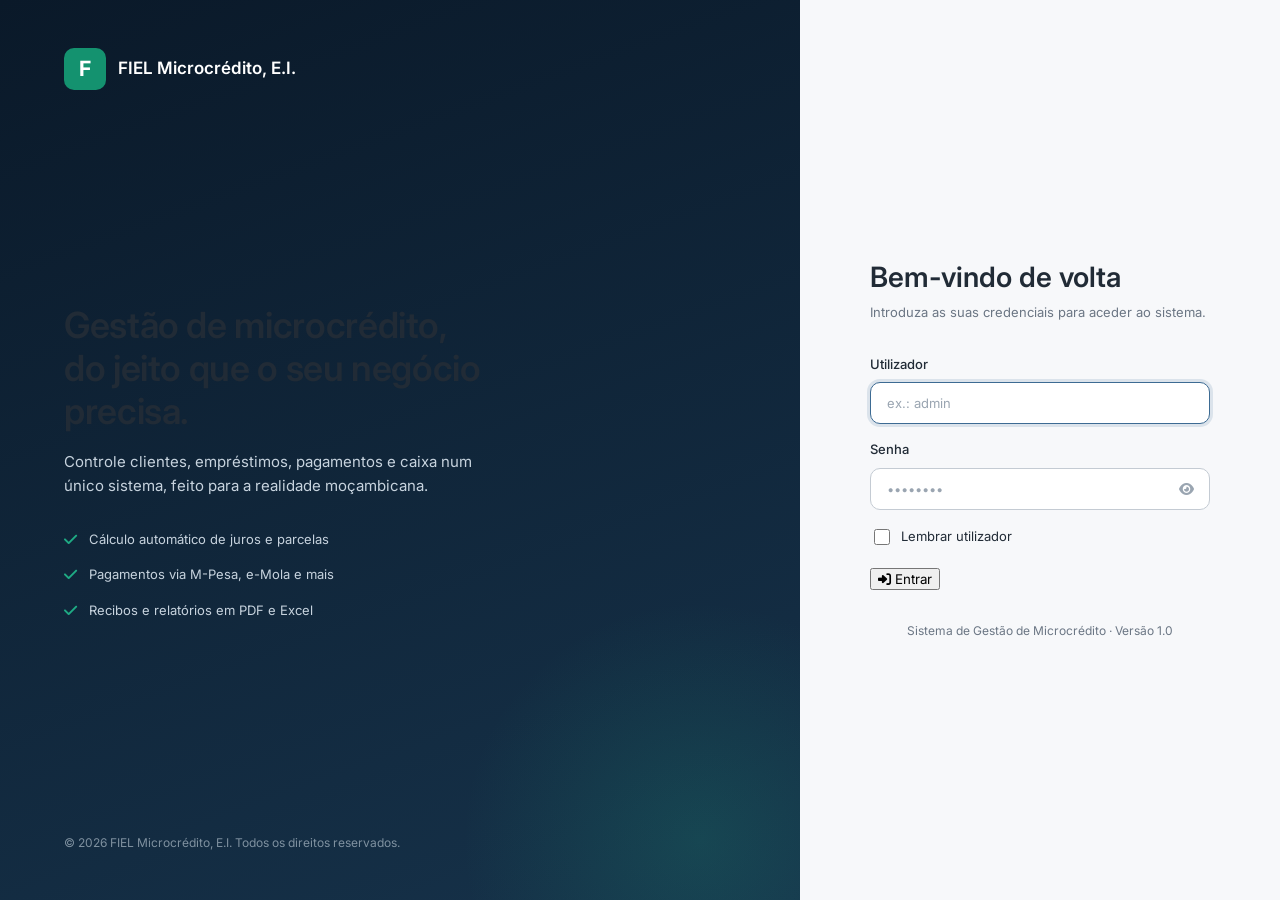
<file: index.html>
<!DOCTYPE html>
<html lang="pt-MZ">
<head>
<meta charset="UTF-8">
<title>FIEL Microcrédito, E.I.</title>
<script>
  // Redireciona imediatamente com base na existência de uma sessão válida.
  // Mantém index.html como ponto de entrada único do site (ex.: ao publicar
  // no GitHub Pages ou noutro alojamento estático).
  (function () {
    const temSessao = !!localStorage.getItem('mc_token') && !!localStorage.getItem('mc_utilizador');
    window.location.replace(temSessao ? 'dashboard.html' : 'login.html');
  })();
</script>
</head>
<body>
  <noscript>Este sistema requer JavaScript ativado no navegador para funcionar.</noscript>
</body>
</html>
</file>
<file: css/variaveis.css>
/**
 * =====================================================================
 * VARIÁVEIS DO SISTEMA DE DESIGN — variaveis.css
 * =====================================================================
 * Paleta: azul-marinho profundo (confiança, instituição financeira
 * séria) + verde-esmeralda quente como cor de destaque (crescimento,
 * dinheiro, positividade) — evitando o terracota/creme genérico e o
 * "kit SaaS" de cartões arredondados idênticos com sombra cinza.
 * Tipografia: uma família para tudo (Inter), com escala tipográfica
 * deliberada e pesos distintos para criar hierarquia sem depender de
 * cor ou itálico isolado.
 * =====================================================================
 */

:root {
  /* ---------- Paleta principal ---------- */
  --cor-marinho-950: #0A1929;
  --cor-marinho-900: #10233A;
  --cor-marinho-800: #16324A;
  --cor-marinho-700: #1F4260;
  --cor-marinho-600: #2C5578;
  --cor-marinho-500: #3D6B93;

  --cor-esmeralda-600: #0E7A5F;
  --cor-esmeralda-500: #14926F;
  --cor-esmeralda-400: #1FAB84;
  --cor-esmeralda-100: #E4F5EF;

  --cor-ambar-600: #B5720A;
  --cor-ambar-500: #D68910;
  --cor-ambar-100: #FBF0DA;

  --cor-terracota-700: #A8402F;
  --cor-terracota-600: #B84A3E;
  --cor-terracota-500: #C85C4F;
  --cor-terracota-100: #FAE7E4;

  /* ---------- Neutros ---------- */
  --cor-neutro-0: #FFFFFF;
  --cor-neutro-50: #F7F8FA;
  --cor-neutro-100: #EEF1F4;
  --cor-neutro-200: #DEE3E8;
  --cor-neutro-300: #C4CBD3;
  --cor-neutro-400: #9AA5B1;
  --cor-neutro-500: #6B7684;
  --cor-neutro-600: #4B5563;
  --cor-neutro-700: #364152;
  --cor-neutro-800: #212B36;
  --cor-neutro-900: #141B24;

  /* ---------- Papéis semânticos ---------- */
  --cor-fundo-app: var(--cor-neutro-50);
  --cor-fundo-cartao: var(--cor-neutro-0);
  --cor-fundo-lateral: var(--cor-marinho-950);
  --cor-fundo-topo: var(--cor-neutro-0);
  --cor-texto-principal: var(--cor-neutro-800);
  --cor-texto-secundario: var(--cor-neutro-500);
  --cor-texto-lateral: #C7D3DE;
  --cor-texto-lateral-ativo: var(--cor-neutro-0);
  --cor-borda: var(--cor-neutro-200);
  --cor-borda-forte: var(--cor-neutro-300);

  --cor-sucesso: var(--cor-esmeralda-500);
  --cor-sucesso-fundo: var(--cor-esmeralda-100);
  --cor-aviso: var(--cor-ambar-500);
  --cor-aviso-fundo: var(--cor-ambar-100);
  --cor-perigo: var(--cor-terracota-600);
  --cor-perigo-fundo: var(--cor-terracota-100);
  /* Usar especificamente quando o texto/ícone aparece SOBRE
     --cor-perigo-fundo (ex.: badges, chips) — --cor-perigo sozinha, nesse
     par claro-sobre-claro, fica em 4.31:1, abaixo do mínimo de 4.5:1 do
     WCAG AA para texto normal. Sobre fundo branco ou como borda,
     --cor-perigo continua adequada e não precisa ser trocada. */
  --cor-perigo-texto-sobre-fundo-claro: var(--cor-terracota-700);
  --cor-info: var(--cor-marinho-600);
  --cor-info-fundo: #E6EDF3;

  /* ---------- Tipografia ---------- */
  --fonte-base: 'Inter', -apple-system, BlinkMacSystemFont, 'Segoe UI', Roboto, sans-serif;
  --fonte-numerica: 'Inter', sans-serif;

  --tamanho-xs: 0.75rem;    /* 12px */
  --tamanho-sm: 0.8125rem;  /* 13px */
  --tamanho-base: 0.9375rem;/* 15px */
  --tamanho-md: 1.0625rem;  /* 17px */
  --tamanho-lg: 1.3125rem;  /* 21px */
  --tamanho-xl: 1.75rem;    /* 28px */
  --tamanho-xxl: 2.25rem;   /* 36px */

  --peso-regular: 400;
  --peso-medio: 500;
  --peso-semi: 600;
  --peso-negrito: 700;

  /* ---------- Espaçamento (escala de 4px) ---------- */
  --espaco-1: 0.25rem;
  --espaco-2: 0.5rem;
  --espaco-3: 0.75rem;
  --espaco-4: 1rem;
  --espaco-5: 1.25rem;
  --espaco-6: 1.5rem;
  --espaco-8: 2rem;
  --espaco-10: 2.5rem;
  --espaco-12: 3rem;
  --espaco-16: 4rem;

  /* ---------- Raios e sombras ---------- */
  --raio-sm: 6px;
  --raio-md: 10px;
  --raio-lg: 14px;
  --raio-pill: 999px;

  --sombra-sm: 0 1px 2px rgba(10, 25, 41, 0.06);
  --sombra-md: 0 2px 8px rgba(10, 25, 41, 0.08);
  --sombra-lg: 0 8px 24px rgba(10, 25, 41, 0.12);
  --sombra-lateral: 2px 0 12px rgba(10, 25, 41, 0.15);

  /* ---------- Layout ---------- */
  --largura-lateral: 260px;
  --largura-lateral-recolhida: 76px;
  --altura-topo: 68px;
  --transicao-padrao: 180ms cubic-bezier(0.4, 0, 0.2, 1);

  /* ---------- Z-index ---------- */
  --z-lateral: 100;
  --z-topo: 90;
  --z-modal-fundo: 200;
  --z-modal: 201;
  --z-alerta: 300;
  --z-dropdown: 150;
}
</file>
<file: css/base.css>
/**
 * =====================================================================
 * BASE E RESET — base.css
 * =====================================================================
 */

*, *::before, *::after {
  box-sizing: border-box;
}

html {
  font-size: 16px;
  -webkit-text-size-adjust: 100%;
}

body {
  margin: 0;
  font-family: var(--fonte-base);
  font-size: var(--tamanho-base);
  color: var(--cor-texto-principal);
  background: var(--cor-fundo-app);
  line-height: 1.5;
  -webkit-font-smoothing: antialiased;
}

h1, h2, h3, h4, h5, h6 {
  margin: 0;
  font-weight: var(--peso-semi);
  color: var(--cor-texto-principal);
  line-height: 1.25;
}

p { margin: 0; }

a {
  color: var(--cor-marinho-600);
  text-decoration: none;
}
a:hover { text-decoration: underline; }

ul, ol { margin: 0; padding: 0; list-style: none; }

button {
  font-family: inherit;
  cursor: pointer;
}

input, select, textarea {
  font-family: inherit;
  font-size: inherit;
  color: inherit;
}

img { max-width: 100%; display: block; }

table { border-collapse: collapse; width: 100%; }

::-webkit-scrollbar { width: 10px; height: 10px; }
::-webkit-scrollbar-track { background: transparent; }
::-webkit-scrollbar-thumb {
  background: var(--cor-neutro-300);
  border-radius: var(--raio-pill);
  border: 2px solid var(--cor-fundo-app);
}
::-webkit-scrollbar-thumb:hover { background: var(--cor-neutro-400); }

/* Foco visível para acessibilidade de teclado */
:focus-visible {
  outline: 2px solid var(--cor-marinho-500);
  outline-offset: 2px;
  border-radius: 4px;
}

@media (prefers-reduced-motion: reduce) {
  *, *::before, *::after {
    animation-duration: 0.001ms !important;
    animation-iteration-count: 1 !important;
    transition-duration: 0.001ms !important;
  }
}

.visualmente-oculto {
  position: absolute;
  width: 1px; height: 1px;
  padding: 0; margin: -1px;
  overflow: hidden;
  clip: rect(0,0,0,0);
  white-space: nowrap;
  border: 0;
}

.texto-secundario { color: var(--cor-texto-secundario); }
.texto-sucesso { color: var(--cor-sucesso); }
.texto-aviso { color: var(--cor-ambar-600); }
.texto-perigo { color: var(--cor-perigo); }
.texto-numerico { font-variant-numeric: tabular-nums; font-feature-settings: "tnum"; }

.oculto { display: none !important; }
</file>
<file: css/layout.css>
/**
 * =====================================================================
 * LAYOUT PRINCIPAL — layout.css
 * =====================================================================
 * Estrutura: barra lateral fixa recolhível + barra superior fixa +
 * área de conteúdo rolável. Em ecrãs pequenos, a lateral vira um
 * painel deslizante sobreposto (drawer) acionado pelo botão de menu.
 * =====================================================================
 */

.app-shell {
  display: flex;
  min-height: 100vh;
}

/* ---------------- Barra lateral ---------------- */

.lateral {
  width: var(--largura-lateral);
  flex-shrink: 0;
  background: var(--cor-fundo-lateral);
  color: var(--cor-texto-lateral);
  position: fixed;
  top: 0; bottom: 0; left: 0;
  z-index: var(--z-lateral);
  display: flex;
  flex-direction: column;
  box-shadow: var(--sombra-lateral);
  transition: width var(--transicao-padrao), transform var(--transicao-padrao);
}

.app-shell.lateral-recolhida .lateral {
  width: var(--largura-lateral-recolhida);
}

.lateral__cabecalho {
  height: var(--altura-topo);
  display: flex;
  align-items: center;
  gap: var(--espaco-3);
  padding: 0 var(--espaco-5);
  border-bottom: 1px solid rgba(255,255,255,0.08);
  flex-shrink: 0;
  overflow: hidden;
  white-space: nowrap;
}

.lateral__logo-marca {
  width: 34px;
  height: 34px;
  border-radius: var(--raio-sm);
  background: var(--cor-esmeralda-500);
  display: flex;
  align-items: center;
  justify-content: center;
  color: var(--cor-neutro-0);
  font-weight: var(--peso-negrito);
  font-size: var(--tamanho-md);
  flex-shrink: 0;
  overflow: hidden;
}

.lateral__logo-marca-imagem {
  width: 100%;
  height: 100%;
  object-fit: cover;
}

.lateral__nome-empresa {
  font-weight: var(--peso-semi);
  color: var(--cor-neutro-0);
  font-size: var(--tamanho-base);
  overflow: hidden;
  text-overflow: ellipsis;
}

.app-shell.lateral-recolhida .lateral__nome-empresa,
.app-shell.lateral-recolhida .item-menu__texto,
.app-shell.lateral-recolhida .lateral__secao-titulo {
  display: none;
}

.lateral__nav {
  flex: 1;
  overflow-y: auto;
  padding: var(--espaco-4) var(--espaco-3);
}

.lateral__secao-titulo {
  font-size: var(--tamanho-xs);
  font-weight: var(--peso-semi);
  color: var(--cor-neutro-500);
  padding: var(--espaco-4) var(--espaco-3) var(--espaco-2);
  letter-spacing: 0.02em;
}

.item-menu {
  display: flex;
  align-items: center;
  gap: var(--espaco-3);
  padding: var(--espaco-3) var(--espaco-3);
  border-radius: var(--raio-md);
  color: var(--cor-texto-lateral);
  cursor: pointer;
  transition: background var(--transicao-padrao), color var(--transicao-padrao);
  margin-bottom: 2px;
  position: relative;
}

.item-menu:hover {
  background: rgba(255,255,255,0.06);
  color: var(--cor-neutro-0);
  text-decoration: none;
}

.item-menu.ativo {
  background: var(--cor-esmeralda-600);
  color: var(--cor-neutro-0);
}

.item-menu__icone {
  width: 20px;
  text-align: center;
  flex-shrink: 0;
  font-size: var(--tamanho-md);
}

.item-menu__texto {
  font-size: var(--tamanho-sm);
  font-weight: var(--peso-medio);
  white-space: nowrap;
  overflow: hidden;
  text-overflow: ellipsis;
}

.lateral__rodape {
  padding: var(--espaco-4);
  border-top: 1px solid rgba(255,255,255,0.08);
  flex-shrink: 0;
}

.botao-recolher {
  width: 100%;
  background: rgba(255,255,255,0.06);
  border: none;
  color: var(--cor-texto-lateral);
  padding: var(--espaco-2);
  border-radius: var(--raio-sm);
  display: flex;
  align-items: center;
  justify-content: center;
  transition: background var(--transicao-padrao);
}
.botao-recolher:hover { background: rgba(255,255,255,0.12); }

/* ---------------- Barra superior ---------------- */

.topo {
  position: fixed;
  top: 0;
  left: var(--largura-lateral);
  right: 0;
  height: var(--altura-topo);
  background: var(--cor-fundo-topo);
  border-bottom: 1px solid var(--cor-borda);
  display: flex;
  align-items: center;
  justify-content: space-between;
  padding: 0 var(--espaco-6);
  z-index: var(--z-topo);
  transition: left var(--transicao-padrao);
}

.app-shell.lateral-recolhida .topo {
  left: var(--largura-lateral-recolhida);
}

.topo__esquerda {
  display: flex;
  align-items: center;
  gap: var(--espaco-4);
  flex: 1;
  min-width: 0;
}

.botao-menu-movel { display: none; }

.topo__pesquisa {
  position: relative;
  max-width: 380px;
  width: 100%;
}

.topo__pesquisa input {
  width: 100%;
  padding: var(--espaco-2) var(--espaco-3) var(--espaco-2) var(--espaco-8);
  border: 1px solid var(--cor-borda);
  border-radius: var(--raio-pill);
  background: var(--cor-neutro-50);
  font-size: var(--tamanho-sm);
  transition: border-color var(--transicao-padrao), background var(--transicao-padrao);
}
.topo__pesquisa input:focus {
  outline: none;
  border-color: var(--cor-marinho-500);
  background: var(--cor-neutro-0);
}
.topo__pesquisa i {
  position: absolute;
  left: var(--espaco-3);
  top: 50%;
  transform: translateY(-50%);
  color: var(--cor-neutro-400);
  font-size: var(--tamanho-sm);
}

.topo__direita {
  display: flex;
  align-items: center;
  gap: var(--espaco-4);
  flex-shrink: 0;
}

.topo__perfil {
  display: flex;
  align-items: center;
  gap: var(--espaco-3);
  padding: var(--espaco-2) var(--espaco-3);
  border-radius: var(--raio-md);
  cursor: pointer;
  transition: background var(--transicao-padrao);
}
.topo__perfil:hover { background: var(--cor-neutro-50); }

.avatar-iniciais {
  width: 36px;
  height: 36px;
  border-radius: 50%;
  background: var(--cor-marinho-700);
  color: var(--cor-neutro-0);
  display: flex;
  align-items: center;
  justify-content: center;
  font-weight: var(--peso-semi);
  font-size: var(--tamanho-sm);
  flex-shrink: 0;
}

.topo__perfil-info {
  display: flex;
  flex-direction: column;
  line-height: 1.3;
}
.topo__perfil-nome { font-size: var(--tamanho-sm); font-weight: var(--peso-medio); }
.topo__perfil-cargo { font-size: var(--tamanho-xs); color: var(--cor-texto-secundario); }

/* ---------------- Conteúdo principal ---------------- */

.conteudo {
  margin-left: var(--largura-lateral);
  margin-top: var(--altura-topo);
  flex: 1;
  padding: var(--espaco-6);
  min-width: 0;
  transition: margin-left var(--transicao-padrao);
}

.app-shell.lateral-recolhida .conteudo {
  margin-left: var(--largura-lateral-recolhida);
}

.pagina-cabecalho {
  display: flex;
  align-items: flex-start;
  justify-content: space-between;
  gap: var(--espaco-4);
  margin-bottom: var(--espaco-6);
  flex-wrap: wrap;
}

.pagina-titulo { font-size: var(--tamanho-xl); font-weight: var(--peso-semi); }
.pagina-subtitulo { color: var(--cor-texto-secundario); font-size: var(--tamanho-sm); margin-top: var(--espaco-1); }

.pagina-acoes { display: flex; gap: var(--espaco-3); flex-wrap: wrap; }

.sobreposicao-lateral-movel {
  display: none;
  position: fixed;
  inset: 0;
  background: rgba(10, 25, 41, 0.5);
  z-index: 99;
}

/* ---------------- Responsivo ---------------- */

@media (max-width: 1024px) {
  .lateral {
    transform: translateX(-100%);
    width: var(--largura-lateral);
  }
  .app-shell.lateral-movel-aberta .lateral {
    transform: translateX(0);
  }
  .app-shell.lateral-movel-aberta .sobreposicao-lateral-movel {
    display: block;
  }
  .topo, .conteudo {
    left: 0;
    margin-left: 0;
  }
  .botao-recolher { display: none; }
  .botao-menu-movel {
    display: flex;
    align-items: center;
    justify-content: center;
    width: 38px; height: 38px;
    border: none;
    background: transparent;
    font-size: var(--tamanho-lg);
    color: var(--cor-texto-principal);
    border-radius: var(--raio-sm);
    flex-shrink: 0;
  }
  .botao-menu-movel:hover { background: var(--cor-neutro-100); }
}

@media (max-width: 768px) {
  .topo { padding: 0 var(--espaco-4); }
  .conteudo { padding: var(--espaco-4); }
  .topo__pesquisa { display: none; }
  .topo__perfil-info { display: none; }
  .pagina-titulo { font-size: var(--tamanho-lg); }
}

@media (max-width: 480px) {
  .pagina-cabecalho { flex-direction: column; }
  .pagina-acoes { width: 100%; }
  .pagina-acoes .botao { flex: 1; }
}
</file>
<file: css/componentes.css>
/**
 * =====================================================================
 * COMPONENTES — componentes.css
 * =====================================================================
 * Botões, badges, cartões de indicador, cartões genéricos.
 * =====================================================================
 */

/* ---------------- Botões ---------------- */

.botao {
  display: inline-flex;
  align-items: center;
  justify-content: center;
  gap: var(--espaco-2);
  padding: var(--espaco-3) var(--espaco-5);
  border-radius: var(--raio-md);
  border: 1px solid transparent;
  font-size: var(--tamanho-sm);
  font-weight: var(--peso-medio);
  white-space: nowrap;
  transition: background var(--transicao-padrao), border-color var(--transicao-padrao), transform 80ms ease;
  line-height: 1.2;
}
.botao:active { transform: scale(0.98); }
.botao:disabled { opacity: 0.55; cursor: not-allowed; pointer-events: none; }

.botao--primario {
  background: var(--cor-marinho-800);
  color: var(--cor-neutro-0);
}
.botao--primario:hover { background: var(--cor-marinho-900); }

.botao--sucesso {
  background: var(--cor-esmeralda-600);
  color: var(--cor-neutro-0);
}
.botao--sucesso:hover { background: var(--cor-esmeralda-500); }

.botao--perigo {
  background: var(--cor-neutro-0);
  color: var(--cor-perigo);
  border-color: var(--cor-terracota-100);
}
.botao--perigo:hover { background: var(--cor-terracota-100); }

.botao--secundario {
  background: var(--cor-neutro-0);
  color: var(--cor-texto-principal);
  border-color: var(--cor-borda-forte);
}
.botao--secundario:hover { background: var(--cor-neutro-50); }

.botao--fantasma {
  background: transparent;
  color: var(--cor-texto-principal);
}
.botao--fantasma:hover { background: var(--cor-neutro-100); }

.botao--pequeno { padding: var(--espaco-2) var(--espaco-3); font-size: var(--tamanho-xs); }
.botao--icone { padding: var(--espaco-2); width: 36px; height: 36px; }
.botao--largura-total { width: 100%; }

/* ---------------- Badges de estado ---------------- */

.badge {
  display: inline-flex;
  align-items: center;
  gap: var(--espaco-1);
  padding: 3px var(--espaco-3);
  border-radius: var(--raio-pill);
  font-size: var(--tamanho-xs);
  font-weight: var(--peso-semi);
  white-space: nowrap;
}
.badge::before {
  content: '';
  width: 6px; height: 6px;
  border-radius: 50%;
  background: currentColor;
}

.badge--ativo, .badge--pago, .badge--paga, .badge--confirmado, .badge--liquidado {
  background: var(--cor-sucesso-fundo); color: var(--cor-esmeralda-600);
}
.badge--pendente, .badge--parcial {
  background: var(--cor-aviso-fundo); color: var(--cor-ambar-600);
}
.badge--atrasada, .badge--em-atraso, .badge--bloqueado, .badge--estornado {
  background: var(--cor-perigo-fundo); color: var(--cor-perigo-texto-sobre-fundo-claro);
}
.badge--cancelado {
  background: var(--cor-info-fundo); color: var(--cor-marinho-600);
}
.badge--renegociado {
  background: var(--cor-info-fundo); color: var(--cor-marinho-600);
}
.badge--substituida {
  background: var(--cor-neutro-100); color: var(--cor-neutro-600);
}
.badge--neutro {
  background: var(--cor-neutro-100); color: var(--cor-neutro-600);
}

/* ---------------- Cartão genérico ---------------- */

.cartao {
  background: var(--cor-fundo-cartao);
  border-radius: var(--raio-lg);
  border: 1px solid var(--cor-borda);
  padding: var(--espaco-6);
}

.cartao__cabecalho {
  display: flex;
  align-items: center;
  justify-content: space-between;
  margin-bottom: var(--espaco-5);
  gap: var(--espaco-3);
}

.cartao__titulo { font-size: var(--tamanho-md); font-weight: var(--peso-semi); }

/* ---------------- Cartões de indicador do dashboard ---------------- */

.grade-indicadores {
  display: grid;
  grid-template-columns: repeat(auto-fit, minmax(220px, 1fr));
  gap: var(--espaco-5);
  margin-bottom: var(--espaco-6);
}

.cartao-indicador {
  background: var(--cor-fundo-cartao);
  border-radius: var(--raio-lg);
  border: 1px solid var(--cor-borda);
  padding: var(--espaco-5);
  display: flex;
  flex-direction: column;
  gap: var(--espaco-3);
  position: relative;
  overflow: hidden;
}

.cartao-indicador__topo {
  display: flex;
  align-items: center;
  justify-content: space-between;
}

.cartao-indicador__rotulo {
  font-size: var(--tamanho-xs);
  font-weight: var(--peso-medio);
  color: var(--cor-texto-secundario);
}

.cartao-indicador__icone {
  width: 38px; height: 38px;
  border-radius: var(--raio-md);
  display: flex;
  align-items: center;
  justify-content: center;
  font-size: var(--tamanho-base);
  flex-shrink: 0;
}
.cartao-indicador__icone--marinho { background: var(--cor-info-fundo); color: var(--cor-marinho-700); }
.cartao-indicador__icone--esmeralda { background: var(--cor-sucesso-fundo); color: var(--cor-esmeralda-600); }
.cartao-indicador__icone--ambar { background: var(--cor-aviso-fundo); color: var(--cor-ambar-600); }
.cartao-indicador__icone--terracota { background: var(--cor-perigo-fundo); color: var(--cor-perigo-texto-sobre-fundo-claro); }

.cartao-indicador__valor {
  font-size: var(--tamanho-xl);
  font-weight: var(--peso-negrito);
  font-variant-numeric: tabular-nums;
  letter-spacing: -0.01em;
}

.cartao-indicador__rodape {
  font-size: var(--tamanho-xs);
  color: var(--cor-texto-secundario);
}

/* ---------------- Listas em cartão (últimos pagamentos, vencimentos) ---------------- */

.lista-simples { display: flex; flex-direction: column; }

.lista-simples__item {
  display: flex;
  align-items: center;
  justify-content: space-between;
  gap: var(--espaco-3);
  padding: var(--espaco-3) 0;
  border-bottom: 1px solid var(--cor-borda);
}
.lista-simples__item:last-child { border-bottom: none; padding-bottom: 0; }
.lista-simples__item:first-child { padding-top: 0; }

.lista-simples__principal { font-size: var(--tamanho-sm); font-weight: var(--peso-medio); }
.lista-simples__secundario { font-size: var(--tamanho-xs); color: var(--cor-texto-secundario); margin-top: 2px; }
.lista-simples__valor { font-size: var(--tamanho-sm); font-weight: var(--peso-semi); font-variant-numeric: tabular-nums; }

.estado-vazio {
  display: flex;
  flex-direction: column;
  align-items: center;
  justify-content: center;
  text-align: center;
  padding: var(--espaco-10) var(--espaco-4);
  color: var(--cor-texto-secundario);
}
.estado-vazio i { font-size: var(--tamanho-xxl); margin-bottom: var(--espaco-3); color: var(--cor-neutro-300); }
.estado-vazio__titulo { font-weight: var(--peso-medio); color: var(--cor-texto-principal); margin-bottom: var(--espaco-1); }
.estado-vazio__texto { font-size: var(--tamanho-sm); max-width: 320px; }
</file>
<file: css/formularios.css>
/**
 * =====================================================================
 * FORMULÁRIOS — formularios.css
 * =====================================================================
 */

.campo-grupo { margin-bottom: var(--espaco-4); }

.campo-rotulo {
  display: block;
  font-size: var(--tamanho-sm);
  font-weight: var(--peso-medio);
  color: var(--cor-texto-principal);
  margin-bottom: var(--espaco-2);
}
.campo-rotulo .obrigatorio { color: var(--cor-perigo); margin-left: 2px; }

.campo-entrada,
.campo-select,
.campo-textarea {
  width: 100%;
  padding: var(--espaco-3) var(--espaco-4);
  border: 1px solid var(--cor-borda-forte);
  border-radius: var(--raio-md);
  background: var(--cor-neutro-0);
  font-size: var(--tamanho-sm);
  color: var(--cor-texto-principal);
  transition: border-color var(--transicao-padrao), box-shadow var(--transicao-padrao);
}

.campo-entrada:focus,
.campo-select:focus,
.campo-textarea:focus {
  outline: none;
  border-color: var(--cor-marinho-500);
  box-shadow: 0 0 0 3px rgba(61, 107, 147, 0.15);
}

.campo-entrada::placeholder, .campo-textarea::placeholder { color: var(--cor-neutro-400); }
.campo-entrada:disabled, .campo-select:disabled { background: var(--cor-neutro-100); color: var(--cor-neutro-500); cursor: not-allowed; }

.campo-textarea { resize: vertical; min-height: 80px; }

.campo-select {
  appearance: none;
  background-image: url("data:image/svg+xml,%3Csvg xmlns='http://www.w3.org/2000/svg' width='12' height='8' viewBox='0 0 12 8'%3E%3Cpath d='M1 1l5 5 5-5' stroke='%236B7684' stroke-width='1.6' fill='none' fill-rule='evenodd'/%3E%3C/svg%3E");
  background-repeat: no-repeat;
  background-position: right var(--espaco-4) center;
  padding-right: var(--espaco-8);
}

.campo-erro {
  border-color: var(--cor-perigo) !important;
}
.campo-erro-texto {
  color: var(--cor-perigo);
  font-size: var(--tamanho-xs);
  margin-top: var(--espaco-1);
  display: none;
}
.campo-erro-texto.visivel { display: block; }

.campo-ajuda {
  font-size: var(--tamanho-xs);
  color: var(--cor-texto-secundario);
  margin-top: var(--espaco-1);
}

.linha-campos {
  display: grid;
  grid-template-columns: repeat(2, 1fr);
  gap: var(--espaco-4);
}
.linha-campos--3 { grid-template-columns: repeat(3, 1fr); }

@media (max-width: 640px) {
  .linha-campos, .linha-campos--3 { grid-template-columns: 1fr; }
}

.campo-prefixo-wrapper {
  position: relative;
}
.campo-prefixo-wrapper .campo-entrada { padding-left: 44px; }
.campo-prefixo {
  position: absolute;
  left: var(--espaco-4);
  top: 50%;
  transform: translateY(-50%);
  color: var(--cor-texto-secundario);
  font-size: var(--tamanho-sm);
  font-weight: var(--peso-medio);
  pointer-events: none;
}

.grupo-radio, .grupo-checkbox {
  display: flex;
  gap: var(--espaco-5);
  flex-wrap: wrap;
}
.opcao-radio, .opcao-checkbox {
  display: flex;
  align-items: center;
  gap: var(--espaco-2);
  font-size: var(--tamanho-sm);
  cursor: pointer;
}
.opcao-radio input, .opcao-checkbox input { width: 16px; height: 16px; accent-color: var(--cor-marinho-700); cursor: pointer; }

.secao-formulario {
  border-top: 1px solid var(--cor-borda);
  padding-top: var(--espaco-5);
  margin-top: var(--espaco-5);
}
.secao-formulario:first-child { border-top: none; padding-top: 0; margin-top: 0; }
.secao-formulario__titulo {
  font-size: var(--tamanho-sm);
  font-weight: var(--peso-semi);
  color: var(--cor-marinho-700);
  margin-bottom: var(--espaco-4);
  display: flex;
  align-items: center;
  gap: var(--espaco-2);
}

.campo-busca-inline {
  position: relative;
}
.campo-busca-inline i {
  position: absolute; left: var(--espaco-4); top: 50%; transform: translateY(-50%);
  color: var(--cor-neutro-400); font-size: var(--tamanho-sm);
}
.campo-busca-inline input { padding-left: var(--espaco-8); }
</file>
<file: css/tabelas.css>
/**
 * =====================================================================
 * TABELAS — tabelas.css
 * =====================================================================
 * Cartão com barra de ferramentas (pesquisa + filtros), tabela rolável
 * horizontalmente em ecrãs pequenos, e rodapé de paginação.
 * =====================================================================
 */

.painel-tabela {
  background: var(--cor-fundo-cartao);
  border-radius: var(--raio-lg);
  border: 1px solid var(--cor-borda);
  overflow: hidden;
}

.painel-tabela__barra {
  display: flex;
  align-items: center;
  justify-content: space-between;
  gap: var(--espaco-4);
  padding: var(--espaco-5);
  border-bottom: 1px solid var(--cor-borda);
  flex-wrap: wrap;
}

.painel-tabela__pesquisa {
  position: relative;
  flex: 1;
  min-width: 200px;
  max-width: 320px;
}
.painel-tabela__pesquisa input {
  width: 100%;
  padding: var(--espaco-2) var(--espaco-3) var(--espaco-2) var(--espaco-8);
  border: 1px solid var(--cor-borda-forte);
  border-radius: var(--raio-md);
  font-size: var(--tamanho-sm);
}
.painel-tabela__pesquisa i {
  position: absolute; left: var(--espaco-3); top: 50%; transform: translateY(-50%);
  color: var(--cor-neutro-400); font-size: var(--tamanho-sm);
}

.painel-tabela__filtros {
  display: flex;
  gap: var(--espaco-3);
  flex-wrap: wrap;
  align-items: center;
}

.painel-tabela__filtros select {
  padding: var(--espaco-2) var(--espaco-8) var(--espaco-2) var(--espaco-3);
  border: 1px solid var(--cor-borda-forte);
  border-radius: var(--raio-md);
  font-size: var(--tamanho-sm);
  background-color: var(--cor-neutro-0);
  appearance: none;
  background-image: url("data:image/svg+xml,%3Csvg xmlns='http://www.w3.org/2000/svg' width='12' height='8' viewBox='0 0 12 8'%3E%3Cpath d='M1 1l5 5 5-5' stroke='%236B7684' stroke-width='1.6' fill='none' fill-rule='evenodd'/%3E%3C/svg%3E");
  background-repeat: no-repeat;
  background-position: right var(--espaco-3) center;
}

.painel-tabela__scroll {
  overflow-x: auto;
}

.tabela-dados {
  width: 100%;
  min-width: 640px;
}

.tabela-dados thead th {
  text-align: left;
  font-size: var(--tamanho-xs);
  font-weight: var(--peso-semi);
  color: var(--cor-texto-secundario);
  text-transform: none;
  padding: var(--espaco-3) var(--espaco-5);
  background: var(--cor-neutro-50);
  border-bottom: 1px solid var(--cor-borda);
  white-space: nowrap;
}

.tabela-dados tbody td {
  padding: var(--espaco-4) var(--espaco-5);
  font-size: var(--tamanho-sm);
  border-bottom: 1px solid var(--cor-borda);
  vertical-align: middle;
}

.tabela-dados tbody tr:last-child td { border-bottom: none; }
.tabela-dados tbody tr:hover { background: var(--cor-neutro-50); }

.tabela-dados .col-numerica { text-align: right; font-variant-numeric: tabular-nums; }
.tabela-dados .col-acoes { text-align: right; white-space: nowrap; }

.tabela-dados__nome-principal { font-weight: var(--peso-medio); }
.tabela-dados__linha-secundaria { font-size: var(--tamanho-xs); color: var(--cor-texto-secundario); margin-top: 2px; }

.grupo-acoes-tabela {
  display: inline-flex;
  gap: var(--espaco-1);
}

.botao-acao-tabela {
  width: 32px; height: 32px;
  display: inline-flex;
  align-items: center;
  justify-content: center;
  border: none;
  background: transparent;
  border-radius: var(--raio-sm);
  color: var(--cor-texto-secundario);
  transition: background var(--transicao-padrao), color var(--transicao-padrao);
}
.botao-acao-tabela:hover { background: var(--cor-neutro-100); color: var(--cor-texto-principal); }
.botao-acao-tabela--perigo:hover { background: var(--cor-perigo-fundo); color: var(--cor-perigo-texto-sobre-fundo-claro); }
.botao-acao-tabela--sucesso:hover { background: var(--cor-sucesso-fundo); color: var(--cor-esmeralda-600); }

.painel-tabela__rodape {
  display: flex;
  align-items: center;
  justify-content: space-between;
  gap: var(--espaco-4);
  padding: var(--espaco-4) var(--espaco-5);
  flex-wrap: wrap;
}

.paginacao-info { font-size: var(--tamanho-xs); color: var(--cor-texto-secundario); }

.paginacao-controlos {
  display: flex;
  align-items: center;
  gap: var(--espaco-2);
}

.paginacao-botao {
  min-width: 32px; height: 32px;
  padding: 0 var(--espaco-2);
  display: inline-flex;
  align-items: center;
  justify-content: center;
  border: 1px solid var(--cor-borda-forte);
  background: var(--cor-neutro-0);
  border-radius: var(--raio-sm);
  font-size: var(--tamanho-xs);
  font-weight: var(--peso-medio);
  color: var(--cor-texto-principal);
  transition: background var(--transicao-padrao);
}
.paginacao-botao:hover:not(:disabled) { background: var(--cor-neutro-100); }
.paginacao-botao:disabled { opacity: 0.4; cursor: not-allowed; }
.paginacao-botao.ativo { background: var(--cor-marinho-800); border-color: var(--cor-marinho-800); color: var(--cor-neutro-0); }

.linha-carregando td {
  padding: var(--espaco-8) !important;
  text-align: center;
}

.linha-carregando-conteudo {
  display: flex;
  flex-direction: column;
  align-items: center;
  gap: var(--espaco-3);
  color: var(--cor-texto-secundario);
  font-size: var(--tamanho-sm);
}
</file>
<file: css/modais.css>
/**
 * =====================================================================
 * MODAIS — modais.css
 * =====================================================================
 */

.modal-fundo {
  position: fixed;
  inset: 0;
  background: rgba(10, 25, 41, 0.55);
  z-index: var(--z-modal-fundo);
  display: flex;
  align-items: center;
  justify-content: center;
  padding: var(--espaco-4);
  opacity: 0;
  visibility: hidden;
  transition: opacity var(--transicao-padrao), visibility var(--transicao-padrao);
}

.modal-fundo.visivel {
  opacity: 1;
  visibility: visible;
}

.modal {
  background: var(--cor-fundo-cartao);
  border-radius: var(--raio-lg);
  width: 100%;
  max-width: 640px;
  max-height: 90vh;
  display: flex;
  flex-direction: column;
  box-shadow: var(--sombra-lg);
  transform: translateY(12px) scale(0.98);
  transition: transform var(--transicao-padrao);
  z-index: var(--z-modal);
}

/*
 * Nos modais de formulário, a estrutura real é:
 *   .modal (flex column) > .modal__cabecalho + <form> > .modal__corpo + .modal__rodape
 * O <form> fica entre .modal e .modal__corpo/.modal__rodape, mas sem esta
 * regra ele não participa do layout flex (comporta-se como um bloco normal).
 * Isso quebra a cadeia flexbox: .modal__corpo perde o "flex:1" que lhe
 * permitiria ocupar só o espaço restante, cresce livremente, o modal
 * ultrapassa max-height sem gerar scroll em lado nenhum, e os campos mais
 * abaixo do formulário ficam inacessíveis. min-height:0 é necessário porque,
 * por padrão, um item flex não encolhe abaixo do tamanho do seu conteúdo —
 * sem isto, .modal__corpo continuaria a esticar o <form> em vez de fazer
 * scroll internamente.
 */
.modal > form {
  display: flex;
  flex-direction: column;
  min-height: 0;
  overflow: hidden;
}

.modal-fundo.visivel .modal {
  transform: translateY(0) scale(1);
}

.modal--pequeno { max-width: 440px; }
.modal--grande { max-width: 860px; }

.modal__cabecalho {
  display: flex;
  align-items: flex-start;
  justify-content: space-between;
  gap: var(--espaco-4);
  padding: var(--espaco-5) var(--espaco-6);
  border-bottom: 1px solid var(--cor-borda);
  flex-shrink: 0;
}

.modal__titulo { font-size: var(--tamanho-md); font-weight: var(--peso-semi); }
.modal__subtitulo { font-size: var(--tamanho-xs); color: var(--cor-texto-secundario); margin-top: 2px; }

.modal__fechar {
  width: 32px; height: 32px;
  display: flex; align-items: center; justify-content: center;
  border: none; background: var(--cor-neutro-100);
  border-radius: 50%;
  color: var(--cor-texto-secundario);
  flex-shrink: 0;
  transition: background var(--transicao-padrao);
}
.modal__fechar:hover { background: var(--cor-neutro-200); color: var(--cor-texto-principal); }

.modal__corpo {
  padding: var(--espaco-6);
  overflow-y: auto;
  flex: 1;
}

.modal__rodape {
  display: flex;
  align-items: center;
  justify-content: flex-end;
  gap: var(--espaco-3);
  padding: var(--espaco-5) var(--espaco-6);
  border-top: 1px solid var(--cor-borda);
  flex-shrink: 0;
}
.modal__rodape--entre { justify-content: space-between; }

@media (max-width: 640px) {
  .modal { max-height: 95vh; }
  .modal__cabecalho, .modal__corpo, .modal__rodape { padding: var(--espaco-4); }
}

/* Modal de confirmação (excluir, cancelar, etc.) */
.modal-confirmacao__icone {
  width: 52px; height: 52px;
  border-radius: 50%;
  display: flex; align-items: center; justify-content: center;
  font-size: var(--tamanho-lg);
  margin-bottom: var(--espaco-4);
}
.modal-confirmacao__icone--perigo { background: var(--cor-perigo-fundo); color: var(--cor-perigo-texto-sobre-fundo-claro); }
.modal-confirmacao__icone--aviso { background: var(--cor-aviso-fundo); color: var(--cor-ambar-600); }
.modal-confirmacao__texto { color: var(--cor-texto-secundario); font-size: var(--tamanho-sm); }
</file>
<file: css/alertas.css>
/**
 * =====================================================================
 * ALERTAS E MENSAGENS — alertas.css
 * =====================================================================
 * Toasts flutuantes no canto superior direito, empilháveis, com
 * barra de progresso indicando o tempo até fecharem automaticamente.
 * =====================================================================
 */

.contentor-alertas {
  position: fixed;
  top: var(--espaco-5);
  right: var(--espaco-5);
  z-index: var(--z-alerta);
  display: flex;
  flex-direction: column;
  gap: var(--espaco-3);
  width: 360px;
  max-width: calc(100vw - 2 * var(--espaco-5));
}

.alerta-toast {
  background: var(--cor-neutro-0);
  border-radius: var(--raio-md);
  box-shadow: var(--sombra-lg);
  border-left: 4px solid var(--cor-info);
  padding: var(--espaco-4) var(--espaco-5);
  display: flex;
  gap: var(--espaco-3);
  align-items: flex-start;
  position: relative;
  overflow: hidden;
  animation: entrada-toast 220ms cubic-bezier(0.4, 0, 0.2, 1);
}

@keyframes entrada-toast {
  from { opacity: 0; transform: translateX(24px); }
  to { opacity: 1; transform: translateX(0); }
}

.alerta-toast.saindo {
  animation: saida-toast 180ms ease forwards;
}
@keyframes saida-toast {
  to { opacity: 0; transform: translateX(24px); }
}

.alerta-toast--sucesso { border-left-color: var(--cor-sucesso); }
.alerta-toast--erro { border-left-color: var(--cor-perigo); }
.alerta-toast--aviso { border-left-color: var(--cor-ambar-500); }
.alerta-toast--info { border-left-color: var(--cor-info); }

.alerta-toast__icone {
  font-size: var(--tamanho-md);
  flex-shrink: 0;
  margin-top: 1px;
}
.alerta-toast--sucesso .alerta-toast__icone { color: var(--cor-sucesso); }
.alerta-toast--erro .alerta-toast__icone { color: var(--cor-perigo); }
.alerta-toast--aviso .alerta-toast__icone { color: var(--cor-ambar-600); }
.alerta-toast--info .alerta-toast__icone { color: var(--cor-info); }

.alerta-toast__conteudo { flex: 1; min-width: 0; }
.alerta-toast__titulo { font-size: var(--tamanho-sm); font-weight: var(--peso-semi); margin-bottom: 2px; }
.alerta-toast__texto { font-size: var(--tamanho-xs); color: var(--cor-texto-secundario); }

.alerta-toast__fechar {
  border: none; background: transparent;
  color: var(--cor-neutro-400);
  font-size: var(--tamanho-sm);
  flex-shrink: 0;
  padding: 2px;
}
.alerta-toast__fechar:hover { color: var(--cor-texto-principal); }

.alerta-toast__barra {
  position: absolute;
  bottom: 0; left: 0;
  height: 3px;
  background: currentColor;
  opacity: 0.3;
  animation-name: barra-progresso-toast;
  animation-timing-function: linear;
  animation-fill-mode: forwards;
}
@keyframes barra-progresso-toast {
  from { width: 100%; }
  to { width: 0%; }
}

/* Alerta inline (dentro de formulários/páginas, não flutuante) */
.alerta-inline {
  display: flex;
  align-items: flex-start;
  gap: var(--espaco-3);
  padding: var(--espaco-3) var(--espaco-4);
  border-radius: var(--raio-md);
  font-size: var(--tamanho-sm);
  margin-bottom: var(--espaco-4);
}
.alerta-inline--erro { background: var(--cor-perigo-fundo); color: var(--cor-perigo-texto-sobre-fundo-claro); }
.alerta-inline--aviso { background: var(--cor-aviso-fundo); color: var(--cor-ambar-600); }
.alerta-inline--sucesso { background: var(--cor-sucesso-fundo); color: var(--cor-esmeralda-600); }
.alerta-inline--info { background: var(--cor-info-fundo); color: var(--cor-marinho-700); }
.alerta-inline i { margin-top: 2px; flex-shrink: 0; }

/* ---------------- Loader de página inteira ---------------- */

.tela-carregamento {
  position: fixed;
  inset: 0;
  background: var(--cor-fundo-app);
  z-index: 500;
  display: flex;
  flex-direction: column;
  align-items: center;
  justify-content: center;
  gap: var(--espaco-4);
  transition: opacity 250ms ease;
}

.girador {
  width: 40px; height: 40px;
  border: 3px solid var(--cor-neutro-200);
  border-top-color: var(--cor-marinho-700);
  border-radius: 50%;
  animation: girar 700ms linear infinite;
}
@keyframes girar { to { transform: rotate(360deg); } }

.girador--pequeno { width: 18px; height: 18px; border-width: 2px; }

.tela-carregamento__texto { color: var(--cor-texto-secundario); font-size: var(--tamanho-sm); }

.botao .girador--pequeno { border-color: rgba(255,255,255,0.35); border-top-color: #fff; }
.botao--secundario .girador--pequeno, .botao--fantasma .girador--pequeno {
  border-color: var(--cor-neutro-300); border-top-color: var(--cor-marinho-700);
}
</file>
<file: css/paginas.css>
/**
 * =====================================================================
 * ESTILOS ESPECÍFICOS DE PÁGINAS — paginas.css
 * =====================================================================
 * Perfil de cliente, plano/timeline de parcelas, painel de simulação
 * de empréstimo, recibo para impressão, e ecrã de configurações.
 * =====================================================================
 */

/* ---------------- Perfil de cliente ---------------- */

.perfil-cabecalho {
  display: flex;
  align-items: center;
  gap: var(--espaco-5);
  margin-bottom: var(--espaco-6);
  flex-wrap: wrap;
}

.perfil-avatar {
  width: 72px; height: 72px;
  border-radius: 50%;
  background: var(--cor-marinho-700);
  color: var(--cor-neutro-0);
  display: flex; align-items: center; justify-content: center;
  font-size: var(--tamanho-xl);
  font-weight: var(--peso-semi);
  flex-shrink: 0;
}

.perfil-info-principal { flex: 1; min-width: 200px; }
.perfil-nome { font-size: var(--tamanho-lg); font-weight: var(--peso-semi); margin-bottom: var(--espaco-1); }
.perfil-meta { display: flex; gap: var(--espaco-4); flex-wrap: wrap; font-size: var(--tamanho-sm); color: var(--cor-texto-secundario); }
.perfil-meta span { display: flex; align-items: center; gap: var(--espaco-1); }

.grade-perfil {
  display: grid;
  grid-template-columns: 2fr 1fr;
  gap: var(--espaco-5);
  align-items: start;
}
@media (max-width: 900px) { .grade-perfil { grid-template-columns: 1fr; } }

.lista-info {
  display: grid;
  grid-template-columns: repeat(2, 1fr);
  gap: var(--espaco-4);
}
@media (max-width: 560px) { .lista-info { grid-template-columns: 1fr; } }

.lista-info__item .rotulo { font-size: var(--tamanho-xs); color: var(--cor-texto-secundario); margin-bottom: 2px; }
.lista-info__item .valor { font-size: var(--tamanho-sm); font-weight: var(--peso-medio); }

.abas {
  display: flex;
  gap: var(--espaco-2);
  border-bottom: 1px solid var(--cor-borda);
  margin-bottom: var(--espaco-5);
  overflow-x: auto;
}
.aba-botao {
  padding: var(--espaco-3) var(--espaco-4);
  border: none;
  background: transparent;
  font-size: var(--tamanho-sm);
  font-weight: var(--peso-medio);
  color: var(--cor-texto-secundario);
  border-bottom: 2px solid transparent;
  white-space: nowrap;
  margin-bottom: -1px;
}
.aba-botao.ativa { color: var(--cor-marinho-800); border-bottom-color: var(--cor-marinho-800); }
.aba-botao:hover:not(.ativa) { color: var(--cor-texto-principal); }
.aba-painel { display: none; }
.aba-painel.ativa { display: block; }

/* ---------------- Simulação de empréstimo ---------------- */

.grade-simulacao {
  display: grid;
  grid-template-columns: 1fr 1fr;
  gap: var(--espaco-6);
  align-items: start;
}
@media (max-width: 900px) { .grade-simulacao { grid-template-columns: 1fr; } }

.resumo-simulacao {
  background: var(--cor-marinho-950);
  color: var(--cor-neutro-0);
  border-radius: var(--raio-lg);
  padding: var(--espaco-6);
}
.resumo-simulacao__titulo { font-size: var(--tamanho-sm); color: var(--cor-texto-lateral); margin-bottom: var(--espaco-5); }
.resumo-simulacao__linha {
  display: flex; justify-content: space-between; align-items: baseline;
  padding: var(--espaco-3) 0;
  border-bottom: 1px solid rgba(255,255,255,0.1);
  font-size: var(--tamanho-sm);
}
.resumo-simulacao__linha:last-child { border-bottom: none; }
.resumo-simulacao__linha .rotulo { color: var(--cor-texto-lateral); }
.resumo-simulacao__linha .valor { font-weight: var(--peso-semi); font-variant-numeric: tabular-nums; }
.resumo-simulacao__destaque {
  margin-top: var(--espaco-4);
  padding-top: var(--espaco-4);
  border-top: 1px solid rgba(255,255,255,0.15);
  display: flex; justify-content: space-between; align-items: center;
}
.resumo-simulacao__destaque .rotulo { font-size: var(--tamanho-sm); color: var(--cor-texto-lateral); }
.resumo-simulacao__destaque .valor { font-size: var(--tamanho-xl); font-weight: var(--peso-negrito); color: var(--cor-esmeralda-400); }

/* ---------------- Timeline / plano de parcelas ---------------- */

.plano-parcelas { display: flex; flex-direction: column; }

.parcela-linha {
  display: flex;
  align-items: center;
  gap: var(--espaco-4);
  padding: var(--espaco-4) 0;
  border-bottom: 1px solid var(--cor-borda);
}
.parcela-linha:last-child { border-bottom: none; }

.parcela-numero {
  width: 34px; height: 34px;
  border-radius: 50%;
  background: var(--cor-neutro-100);
  color: var(--cor-texto-secundario);
  display: flex; align-items: center; justify-content: center;
  font-size: var(--tamanho-xs);
  font-weight: var(--peso-semi);
  flex-shrink: 0;
}
.parcela-linha.paga .parcela-numero { background: var(--cor-sucesso-fundo); color: var(--cor-esmeralda-600); }
.parcela-linha.atrasada .parcela-numero { background: var(--cor-perigo-fundo); color: var(--cor-perigo-texto-sobre-fundo-claro); }

.parcela-detalhe { flex: 1; min-width: 0; }
.parcela-vencimento { font-size: var(--tamanho-sm); font-weight: var(--peso-medio); }
.parcela-composicao { font-size: var(--tamanho-xs); color: var(--cor-texto-secundario); }

.parcela-valores { text-align: right; flex-shrink: 0; }
.parcela-total { font-size: var(--tamanho-sm); font-weight: var(--peso-semi); font-variant-numeric: tabular-nums; }
.parcela-saldo { font-size: var(--tamanho-xs); color: var(--cor-texto-secundario); }

/* ---------------- Recibo para impressão ---------------- */

.recibo-preview {
  background: var(--cor-neutro-0);
  border: 1px dashed var(--cor-borda-forte);
  border-radius: var(--raio-md);
  padding: var(--espaco-6);
  max-width: 380px;
  margin: 0 auto;
  font-size: var(--tamanho-sm);
}
.recibo-preview__cabecalho { text-align: center; margin-bottom: var(--espaco-5); }
.recibo-preview__logotipo { width: 48px; height: 48px; object-fit: contain; margin: 0 auto var(--espaco-2); display: block; }
.recibo-preview__empresa { font-weight: var(--peso-semi); font-size: var(--tamanho-base); }
.recibo-preview__contacto { color: var(--cor-texto-secundario); font-size: var(--tamanho-xs); margin-top: var(--espaco-1); line-height: 1.4; }
.recibo-preview__numero { color: var(--cor-texto-secundario); font-size: var(--tamanho-xs); margin-top: var(--espaco-1); }
.recibo-preview__linha { display: flex; justify-content: space-between; padding: var(--espaco-2) 0; border-bottom: 1px dashed var(--cor-borda); }
.recibo-preview__linha:last-child { border-bottom: none; }
.recibo-preview__total { display: flex; justify-content: space-between; padding-top: var(--espaco-3); margin-top: var(--espaco-2); border-top: 2px solid var(--cor-texto-principal); font-weight: var(--peso-semi); }

/* ---------------- Configurações ---------------- */

.grade-config {
  display: grid;
  grid-template-columns: 240px 1fr;
  gap: var(--espaco-6);
}
@media (max-width: 800px) { .grade-config { grid-template-columns: 1fr; } }

.menu-config { display: flex; flex-direction: column; gap: 2px; }
.menu-config__item {
  padding: var(--espaco-3) var(--espaco-4);
  border-radius: var(--raio-md);
  font-size: var(--tamanho-sm);
  font-weight: var(--peso-medio);
  color: var(--cor-texto-secundario);
  border: none;
  background: transparent;
  text-align: left;
  display: flex;
  align-items: center;
  gap: var(--espaco-3);
}
.menu-config__item:hover { background: var(--cor-neutro-100); color: var(--cor-texto-principal); }
.menu-config__item.ativo { background: var(--cor-info-fundo); color: var(--cor-marinho-700); }

.upload-logo {
  display: flex;
  align-items: center;
  gap: var(--espaco-4);
}
.upload-logo__preview {
  width: 64px; height: 64px;
  border-radius: var(--raio-md);
  background: var(--cor-neutro-100);
  display: flex; align-items: center; justify-content: center;
  color: var(--cor-neutro-400);
  font-size: var(--tamanho-lg);
  overflow: hidden;
  flex-shrink: 0;
}
.upload-logo__preview img { width: 100%; height: 100%; object-fit: cover; }

@media print {
  .lateral, .topo, .pagina-cabecalho, .modal__rodape, .nao-imprimir { display: none !important; }
  .conteudo { margin: 0 !important; padding: 0 !important; }
  body { background: #fff; }
}
</file>
<file: css/login.css>
/**
 * =====================================================================
 * PÁGINA DE LOGIN — login.css
 * =====================================================================
 * Layout de duas colunas em ecrãs largos (identidade à esquerda,
 * formulário à direita); em ecrãs estreitos, apenas o formulário,
 * com a identidade reduzida a um cabeçalho compacto.
 * =====================================================================
 */

.pagina-login {
  min-height: 100vh;
  display: flex;
  background: var(--cor-fundo-app);
}

.login-identidade {
  flex: 1;
  background: linear-gradient(160deg, var(--cor-marinho-950) 0%, var(--cor-marinho-800) 100%);
  color: var(--cor-neutro-0);
  display: flex;
  flex-direction: column;
  justify-content: space-between;
  padding: var(--espaco-12) var(--espaco-16);
  position: relative;
  overflow: hidden;
}

.login-identidade::after {
  content: '';
  position: absolute;
  width: 480px; height: 480px;
  border-radius: 50%;
  background: radial-gradient(circle, rgba(31, 171, 132, 0.18) 0%, transparent 70%);
  bottom: -180px; right: -140px;
}

.login-identidade__marca {
  display: flex;
  align-items: center;
  gap: var(--espaco-3);
  position: relative;
  z-index: 1;
}

.login-identidade__logo {
  width: 42px; height: 42px;
  border-radius: var(--raio-md);
  background: var(--cor-esmeralda-500);
  display: flex; align-items: center; justify-content: center;
  font-weight: var(--peso-negrito);
  font-size: var(--tamanho-lg);
  overflow: hidden;
}

.login-identidade__logo-imagem {
  width: 100%;
  height: 100%;
  object-fit: cover;
}

.login-identidade__nome { font-size: var(--tamanho-md); font-weight: var(--peso-semi); }

.login-identidade__corpo { position: relative; z-index: 1; max-width: 420px; }

.login-identidade__titulo {
  font-size: var(--tamanho-xxl);
  font-weight: var(--peso-semi);
  line-height: 1.2;
  margin-bottom: var(--espaco-4);
  letter-spacing: -0.01em;
}

.login-identidade__texto {
  color: var(--cor-texto-lateral);
  font-size: var(--tamanho-base);
  line-height: 1.6;
}

.login-identidade__lista {
  margin-top: var(--espaco-8);
  display: flex;
  flex-direction: column;
  gap: var(--espaco-4);
}

.login-identidade__item {
  display: flex;
  align-items: center;
  gap: var(--espaco-3);
  font-size: var(--tamanho-sm);
  color: var(--cor-texto-lateral);
}
.login-identidade__item i { color: var(--cor-esmeralda-400); font-size: var(--tamanho-base); }

.login-identidade__rodape {
  position: relative; z-index: 1;
  font-size: var(--tamanho-xs);
  color: rgba(199, 211, 222, 0.6);
}

.login-formulario-area {
  width: 480px;
  flex-shrink: 0;
  display: flex;
  align-items: center;
  justify-content: center;
  padding: var(--espaco-8);
}

.login-formulario-caixa { width: 100%; max-width: 340px; }

.login-formulario-cabecalho { margin-bottom: var(--espaco-8); }
.login-formulario-titulo { font-size: var(--tamanho-xl); font-weight: var(--peso-semi); margin-bottom: var(--espaco-2); }
.login-formulario-subtitulo { color: var(--cor-texto-secundario); font-size: var(--tamanho-sm); }

.login-opcoes-linha {
  display: flex;
  align-items: center;
  justify-content: space-between;
  margin-bottom: var(--espaco-5);
  font-size: var(--tamanho-sm);
}

.login-rodape-formulario {
  margin-top: var(--espaco-8);
  text-align: center;
  font-size: var(--tamanho-xs);
  color: var(--cor-texto-secundario);
}

.senha-wrapper { position: relative; }
.senha-alternar {
  position: absolute;
  right: var(--espaco-3);
  top: 50%;
  transform: translateY(-50%);
  border: none;
  background: transparent;
  color: var(--cor-neutro-400);
  padding: var(--espaco-1);
}
.senha-alternar:hover { color: var(--cor-texto-principal); }

.login-credenciais-teste {
  margin-top: var(--espaco-6);
  padding: var(--espaco-4);
  background: var(--cor-neutro-50);
  border-radius: var(--raio-md);
  font-size: var(--tamanho-xs);
  color: var(--cor-texto-secundario);
  line-height: 1.7;
}
.login-credenciais-teste strong { color: var(--cor-texto-principal); }

@media (max-width: 900px) {
  .login-identidade { display: none; }
  .login-formulario-area { width: 100%; }
}
</file>
